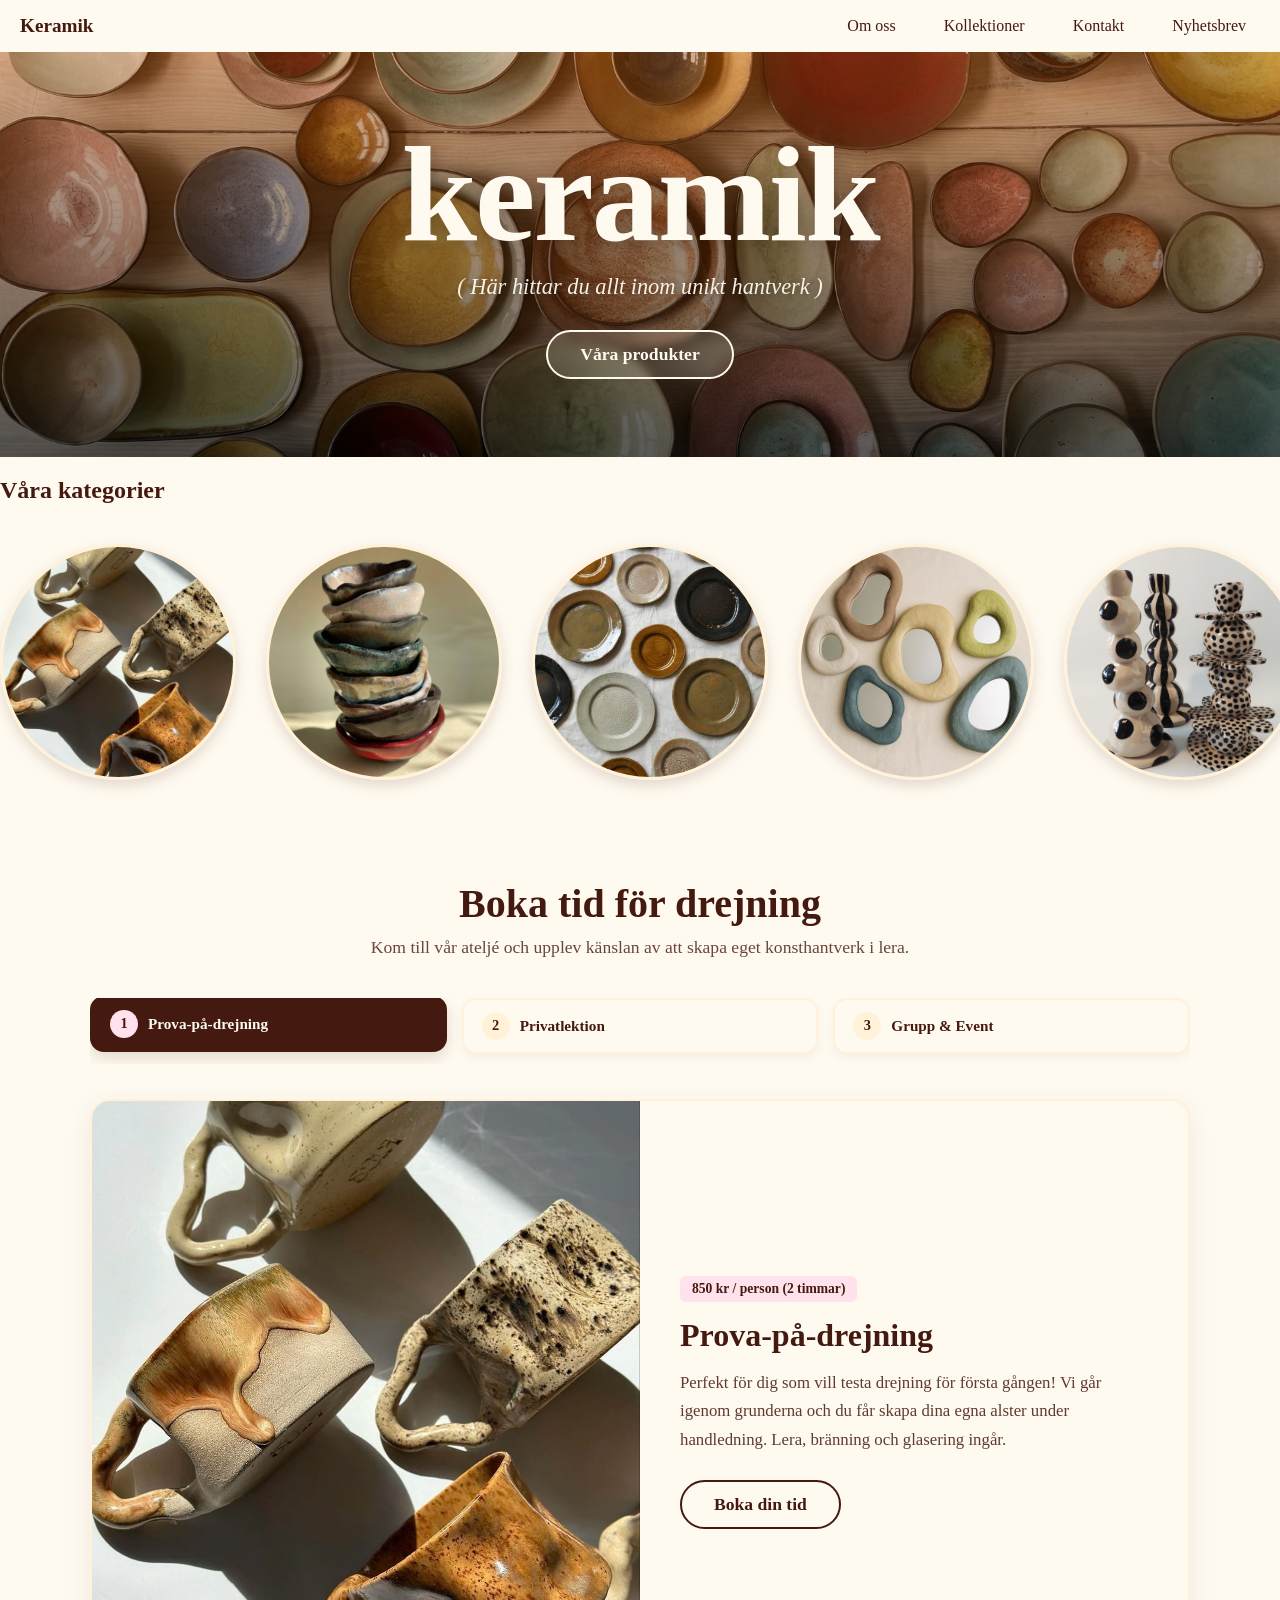
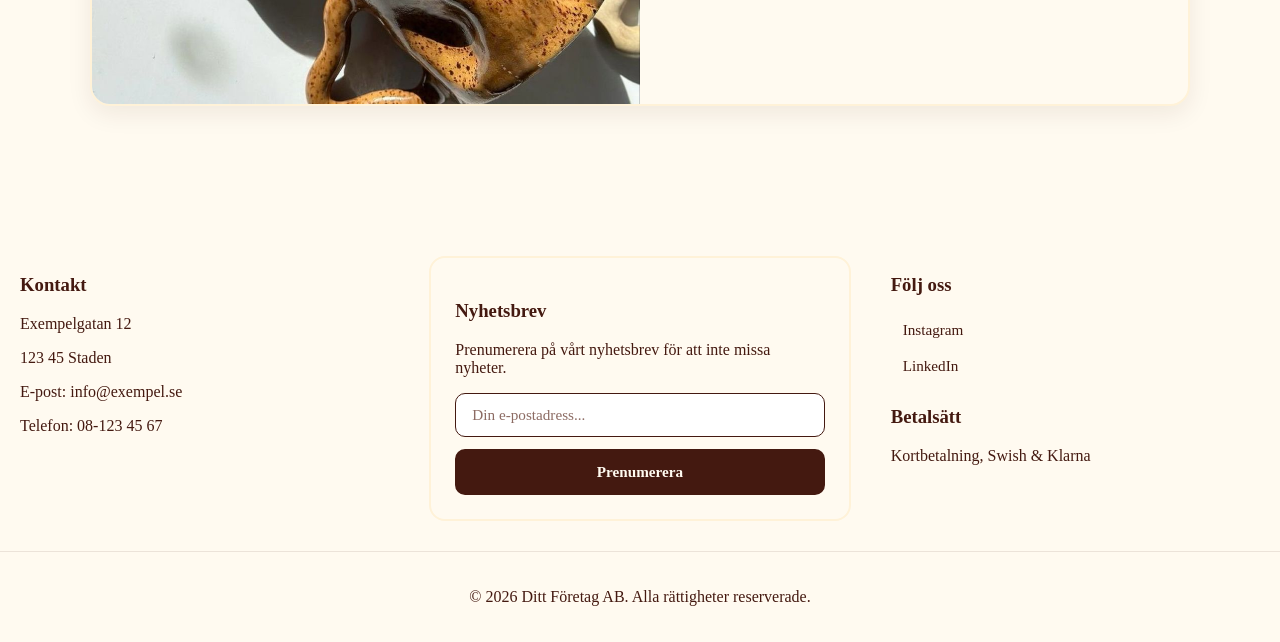
<file: index.html>
<!doctype html>
<html lang="sv">
  <head>
    <meta charset="UTF-8" />
    <meta name="viewport" content="width=device-width, initial-scale=1.0" />
    <title>Keramik & Inredning</title>
    <link rel="stylesheet" href="style.css" />
  </head>
  <body>
    <nav class="navbar">
      <a href="index.html" class="nav-logo">Keramik</a>

      <!-- Hamburgerknapp -->
      <button class="menu-toggle" id="mobile-menu" aria-label="Öppna meny">
        <span></span>
        <span></span>
        <span></span>
      </button>

      <ul class="nav-links">
        <li><a href="about.html">Om oss</a></li>
        <li><a href="collection.html">Kollektioner</a></li>
        <li><a href="contact.html">Kontakt</a></li>
        <li><a href="#Nyhetsbrev">Nyhetsbrev</a></li>
      </ul>
    </nav>

    <header class="hero-header">
      <img
        src="Images/Header.jpg"
        alt="Tallrikar i keramik"
        class="hero-image"
      />
      <div class="hero-overlay"></div>

      <div class="hero-content">
        <h1 class="hero-title">Keramik</h1>
        <p class="hero-subtitle">( Här hittar du allt inom unikt hantverk )</p>

        <a href="collection.html" class="hero-btn">Våra produkter</a>
      </div>
    </header>

    <h2>Våra kategorier</h2>
    <div class="kategori-rad">
      <div class="kategori-item">
        <img src="Images/Koppar.jpg" alt="Koppar" />
        <div class="kategori-text">Koppar</div>
      </div>
      <div class="kategori-item">
        <img src="Images/Skålar.jpg" alt="Skålar" />
        <div class="kategori-text">Skålar</div>
      </div>
      <div class="kategori-item">
        <img src="Images/Tallrikar.jpg" alt="Tallrikar" />
        <div class="kategori-text">Tallrikar</div>
      </div>
      <div class="kategori-item">
        <img src="Images/Speglar.jpg" alt="Speglar" />
        <div class="kategori-text">Speglar</div>
      </div>
      <div class="kategori-item">
        <img src="Images/Ljusstakar.jpg" alt="Ljusstakar" />
        <div class="kategori-text">Ljusstakar</div>
      </div>
      <div class="kategori-item">
        <img src="Images/ringfat.jpg" alt="ringfat" />
        <div class="kategori-text">Ringfat</div>
      </div>
      <div class="kategori-item">
        <img src="Images/Magneter.jpg" alt="magneter" />
        <div class="kategori-text">Magneter</div>
      </div>
      <div class="kategori-item">
        <img src="Images/doftljus.jpg" alt="doftljus" />
        <div class="kategori-text">Doftljus</div>
      </div>
      <div class="kategori-item">
        <img src="Images/Takeaway.jpg" alt="takeaway" />
        <div class="kategori-text">Takeaway</div>
      </div>
    </div>

    <!-- ==========================================
   === BÖRJAR: Boka tid för Drejning ===
   ========================================== -->
    <section class="process-section">
      <div class="process-header">
        <h2>Boka tid för drejning</h2>
        <p>
          Kom till vår ateljé och upplev känslan av att skapa eget konsthantverk
          i lera.
        </p>
      </div>

      <div class="process-container">
        <!-- Alternativ-knappar -->
        <div class="process-steps">
          <button class="step-btn active" onclick="switchBooking(0)">
            <span class="step-number">1</span>
            <span class="step-label">Prova-på-drejning</span>
          </button>
          <button class="step-btn" onclick="switchBooking(1)">
            <span class="step-number">2</span>
            <span class="step-label">Privatlektion</span>
          </button>
          <button class="step-btn" onclick="switchBooking(2)">
            <span class="step-number">3</span>
            <span class="step-label">Grupp & Event</span>
          </button>
        </div>

        <!-- Innehållsbox -->
        <div class="process-content-box">
          <div class="process-image-wrapper">
            <img
              id="bookingImg"
              src="Images/Koppar.jpg"
              alt="Drejning i ateljén"
              class="process-img"
            />
          </div>
          <div class="process-text-wrapper">
            <span id="bookingPriceTag" class="process-tag"
              >850 kr / person (2 timmar)</span
            >
            <h3 id="bookingTitle">Prova-på-drejning</h3>
            <p id="bookingDesc">
              Perfekt för dig som vill testa drejning för första gången! Vi går
              igenom grunderna och du får skapa dina egna alster under
              handledning. Lera, bränning och glasering ingår.
            </p>
            <div style="margin-top: 25px">
              <a
                href="contact.html"
                class="hero-btn"
                style="
                  color: #441910;
                  border-color: #441910;
                  background-color: transparent;
                "
                >Boka din tid</a
              >
            </div>
          </div>
        </div>
      </div>
    </section>
    <!-- ==========================================
   === SLUTAR: Boka tid för Drejning ===
   ========================================== -->

    <footer>
      <div class="footer-row">
        <!-- Kontakt -->
        <div class="footer-section">
          <h3>Kontakt</h3>
          <p>Exempelgatan 12</p>
          <p>123 45 Staden</p>
          <p>E-post: info@exempel.se</p>
          <p>Telefon: 08-123 45 67</p>
        </div>

        <!-- Nyhetsbrev -->
        <div class="footer-section" id="Nyhetsbrev">
          <h3>Nyhetsbrev</h3>
          <p>Prenumerera på vårt nyhetsbrev för att inte missa nyheter.</p>
          <form id="newsletterForm">
            <input
              type="email"
              id="emailInput"
              placeholder="Din e-postadress..."
              required
            />
            <button type="submit">Prenumerera</button>
          </form>
          <div id="thank-you-msg">Tack för din prenumeration! 🎉</div>
        </div>

        <!-- Följ oss & Betalsätt -->
        <div class="footer-section">
          <h3>Följ oss</h3>
          <div class="footer-social">
            <a
              href="https://instagram.com"
              target="_blank"
              rel="noopener noreferrer"
              >Instagram</a
            >
            <a
              href="https://linkedin.com"
              target="_blank"
              rel="noopener noreferrer"
              >LinkedIn</a
            >
          </div>
          <h3 style="margin-top: 25px">Betalsätt</h3>
          <p>Kortbetalning, Swish & Klarna</p>
        </div>
      </div>

      <div class="footer-bottom">
        <p>&copy; 2026 Ditt Företag AB. Alla rättigheter reserverade.</p>
      </div>
    </footer>

    <script src="script.js"></script>
  </body>
</html>
</file>
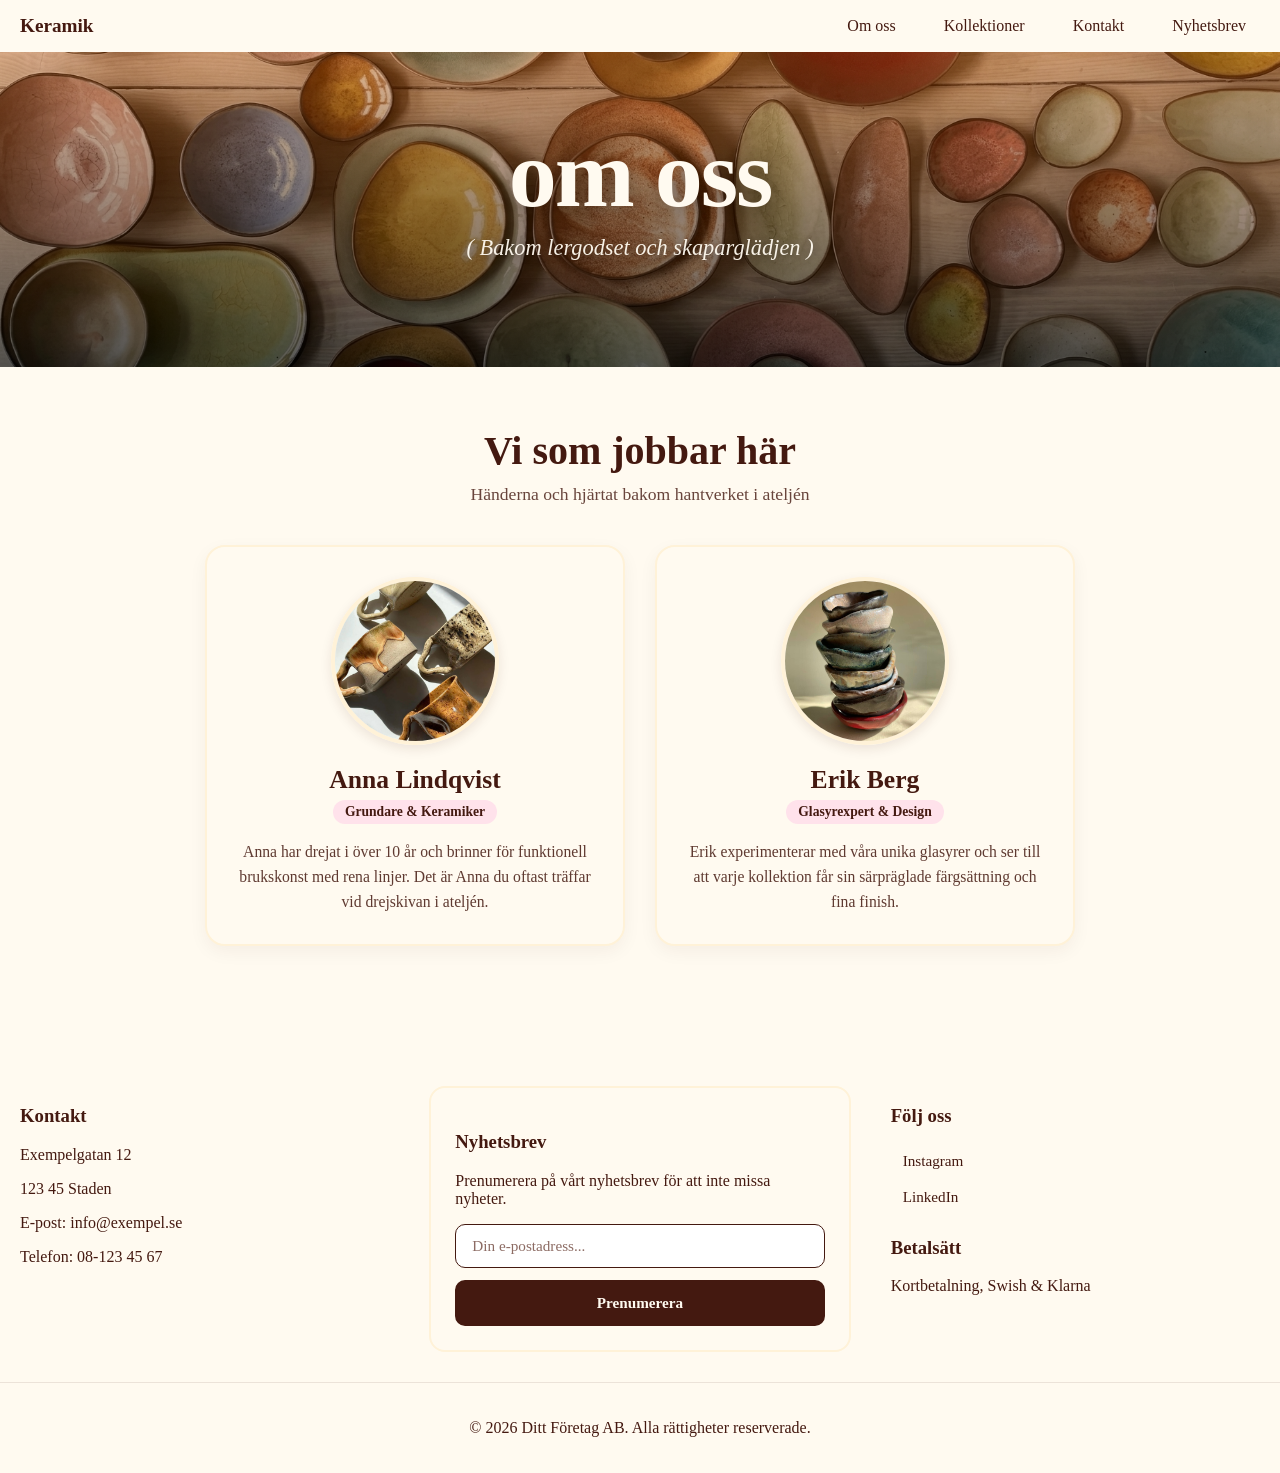
<file: about.html>
<!doctype html>
<html lang="sv">
  <head>
    <meta charset="UTF-8" />
    <meta name="viewport" content="width=device-width, initial-scale=1.0" />
    <title>Om oss - Keramik & Inredning</title>
    <link rel="stylesheet" href="style.css" />
  </head>
  <body>
    <nav class="navbar">
      <a href="index.html" class="nav-logo">Keramik</a>

      <!-- Hamburgerknapp -->
      <button class="menu-toggle" id="mobile-menu" aria-label="Öppna meny">
        <span></span>
        <span></span>
        <span></span>
      </button>

      <ul class="nav-links">
        <li><a href="about.html">Om oss</a></li>
        <li><a href="collection.html">Kollektioner</a></li>
        <li><a href="contact.html">Kontakt</a></li>
        <li><a href="#Nyhetsbrev">Nyhetsbrev</a></li>
      </ul>
    </nav>

    <!-- OM OSS HERO -->
    <header class="hero-header" style="height: 35vh; min-height: 280px">
      <img src="Images/Header.jpg" alt="Ateljén" class="hero-image" />
      <div class="hero-overlay"></div>
      <div class="hero-content">
        <h1 class="hero-title" style="font-size: clamp(3rem, 8vw, 6rem)">
          om oss
        </h1>
        <p class="hero-subtitle">( Bakom lergodset och skaparglädjen )</p>
      </div>
    </header>

    <!-- ==========================================
   === BÖRJAR: Vi som jobbar här ===
   ========================================== -->
    <section class="team-section">
      <div class="team-header">
        <h2>Vi som jobbar här</h2>
        <p>Händerna och hjärtat bakom hantverket i ateljén</p>
      </div>

      <div class="team-grid">
        <!-- Person 1 -->
        <div class="team-card">
          <div class="team-image-wrapper">
            <img
              src="Images/Koppar.jpg"
              alt="Grundare & Keramiker"
              class="team-img"
            />
          </div>
          <div class="team-info">
            <h3>Anna Lindqvist</h3>
            <span class="team-role">Grundare & Keramiker</span>
            <p>
              Anna har drejat i över 10 år och brinner för funktionell
              brukskonst med rena linjer. Det är Anna du oftast träffar vid
              drejskivan i ateljén.
            </p>
          </div>
        </div>

        <!-- Person 2 -->
        <div class="team-card">
          <div class="team-image-wrapper">
            <img
              src="Images/Skålar.jpg"
              alt="Glasyrexpert & Design"
              class="team-img"
            />
          </div>
          <div class="team-info">
            <h3>Erik Berg</h3>
            <span class="team-role">Glasyrexpert & Design</span>
            <p>
              Erik experimenterar med våra unika glasyrer och ser till att varje
              kollektion får sin särpräglade färgsättning och fina finish.
            </p>
          </div>
        </div>
      </div>
    </section>
    <!-- ==========================================
   === SLUTAR: Vi som jobbar här ===
   ========================================== -->

    <footer>
      <div class="footer-row">
        <!-- Kontakt -->
        <div class="footer-section">
          <h3>Kontakt</h3>
          <p>Exempelgatan 12</p>
          <p>123 45 Staden</p>
          <p>E-post: info@exempel.se</p>
          <p>Telefon: 08-123 45 67</p>
        </div>

        <!-- Nyhetsbrev -->
        <div class="footer-section" id="Nyhetsbrev">
          <h3>Nyhetsbrev</h3>
          <p>Prenumerera på vårt nyhetsbrev för att inte missa nyheter.</p>
          <form id="newsletterForm">
            <input
              type="email"
              id="emailInput"
              placeholder="Din e-postadress..."
              required
            />
            <button type="submit">Prenumerera</button>
          </form>
          <div id="thank-you-msg">Tack för din prenumeration! 🎉</div>
        </div>

        <!-- Följ oss & Betalsätt -->
        <div class="footer-section">
          <h3>Följ oss</h3>
          <div class="footer-social">
            <a
              href="https://instagram.com"
              target="_blank"
              rel="noopener noreferrer"
              >Instagram</a
            >
            <a
              href="https://linkedin.com"
              target="_blank"
              rel="noopener noreferrer"
              >LinkedIn</a
            >
          </div>
          <h3 style="margin-top: 25px">Betalsätt</h3>
          <p>Kortbetalning, Swish & Klarna</p>
        </div>
      </div>

      <div class="footer-bottom">
        <p>&copy; 2026 Ditt Företag AB. Alla rättigheter reserverade.</p>
      </div>
    </footer>

    <script src="script.js"></script>
  </body>
</html>
</file>
<file: style.css>
/* ==========================================
   === BÖRJAR: Grundinställningar (Body & HTML) ===
   ========================================== */
body {
  background-color: #fffaf0;
  color: #441910;
  margin: 0;
  font-family: inherit;
}

html {
  scroll-behavior: smooth;
}
/* ==========================================
   === SLUTAR: Grundinställningar ===
   ========================================== */

/* ==========================================
   === BÖRJAR: Navigering (Huvudmeny & Logga) ===
   ========================================== */
.navbar {
  display: flex;
  justify-content: space-between;
  align-items: center;
  padding: 15px 20px;
  background-color: #fffaf0;
  position: relative;
}

.nav-logo {
  font-weight: bold;
  font-size: 1.2rem;
  text-decoration: none;
  color: #441910;
}

.nav-links {
  display: flex;
  list-style: none;
  gap: 20px;
  margin: 0;
  padding: 0;
}

.nav-links a {
  text-decoration: none;
  color: #441910;
  font-family: inherit;
  padding: 8px 14px;
  border-radius: 8px;
  transition: background-color 0.2s ease;
}

.nav-links a:hover {
  background-color: #ffe2eb; /* Ljusrosa färg vid hover */
}
/* ==========================================
   === SLUTAR: Navigering ===
   ========================================== */

/* ==========================================
   === BÖRJAR: Hamburgerknapp (Mobilmeny) ===
   ========================================== */
.menu-toggle {
  display: none;
  background: none;
  border: none;
  cursor: pointer;
  flex-direction: column;
  gap: 5px;
}

.menu-toggle span {
  width: 25px;
  height: 3px;
  background-color: #441910;
  border-radius: 2px;
}
/* ==========================================
   === SLUTAR: Hamburgerknapp ===
   ========================================== */

/* ==========================================
   === BÖRJAR: Stor Overlay-Header ===
   ========================================== */
.hero-header {
  position: relative;
  width: 100%;
  height: 45vh; /* Lägre höjd på skärmar */
  min-height: 320px; /* Sätter lägre minimigräns */
  display: flex;
  justify-content: center;
  align-items: center;
  overflow: hidden;
  box-sizing: border-box;
}

/* Bakgrundsbild */
.hero-image {
  position: absolute;
  top: 0;
  left: 0;
  width: 100%;
  height: 100%;
  object-fit: cover;
  z-index: 1;
}

/* Mörkt/varmt filter över bilden för god läsbarhet */
.hero-overlay {
  position: absolute;
  top: 0;
  left: 0;
  width: 100%;
  height: 100%;
  background: linear-gradient(
    180deg,
    rgba(177, 74, 0, 0.4) 0%,
    rgba(0, 0, 0, 0.65) 100%
  );
  z-index: 2;
}

/* Innehåll (text & knapp) placerat ovanpå bilden */
.hero-content {
  position: relative;
  z-index: 3;
  text-align: center;
  color: #fffaf0; /* Din ljusa/vita färg */
  padding: 0 20px;
  max-width: 1100px;
  width: 100%;
}

/* Mycket stor rubrik som tar upp stor del av ytan */
.hero-title {
  font-size: clamp(
    3.8rem,
    12vw,
    8.5rem
  ); /* Skalar mjukt upp till mycket stor text */
  color: #fffaf0; /* Vit/ljus färg */
  margin: 0;
  font-weight: 800;
  letter-spacing: -2px;
  line-height: 0.95;
  text-transform: lowercase; /* Valfritt: ger samma lekfulla stil som i inspirationen */
  text-shadow: 0 4px 20px rgba(0, 0, 0, 0.3);
}

/* Underrubrik */
.hero-subtitle {
  font-size: clamp(1rem, 2.5vw, 1.4rem);
  color: #fffaf0;
  margin: 15px 0 30px 0;
  font-style: italic;
  opacity: 0.95;
  text-shadow: 0 2px 10px rgba(0, 0, 0, 0.3);
}

/* Enskild knapp "Våra produkter" */
.hero-btn {
  display: inline-block;
  text-decoration: none;
  color: #fffaf0;
  border: 2px solid #fffaf0;
  background-color: rgba(255, 250, 240, 0.15);
  padding: 12px 32px;
  border-radius: 50px; /* Pillerformad */
  font-size: 1.1rem;
  font-weight: 600;
  backdrop-filter: blur(4px);
  transition: all 0.3s ease;
}

.hero-btn:hover {
  background-color: #fffaf0;
  color: #441910; /* Skiftar till mörkbrun vid hover */
  transform: translateY(-2px);
  box-shadow: 0 6px 20px rgba(0, 0, 0, 0.25);
}

/* Mobilanpassning */
@media (max-width: 768px) {
  .hero-header {
    height: 65vh;
  }

  .hero-btn {
    padding: 10px 24px;
    font-size: 0.95rem;
  }
}
/* ==========================================
   === SLUTAR: Stor Overlay-Header ===
   ========================================== */

/* ==========================================
   === BÖRJAR: Kategorier (Större runda karusell-cirklar & blur-effekt) ===
   ========================================== */
.kategori-rad {
  display: flex;
  gap: 30px; /* Lite större avstånd mellan cirklarna */
  overflow-x: auto; /* Gör så att man kan scrolla i sidled */
  scroll-snap-type: x mandatory; /* Gör att bilderna "snäpper fast" snyggt */
  scroll-behavior: smooth; /* Mjuk scrollning */
  padding: 20px 10px 30px 10px; /* Luft runt om så skuggor inte klipps */
  -webkit-overflow-scrolling: touch;
}

/* Snygg scrollbar */
.kategori-rad::-webkit-scrollbar {
  height: 8px;
}

.kategori-rad::-webkit-scrollbar-track {
  background: #fff2d8;
  border-radius: 4px;
}

.kategori-rad::-webkit-scrollbar-thumb {
  background: #441910;
  border-radius: 4px;
}

/* Omslutande cirkel för bild och text (större storlek) */
.kategori-item {
  position: relative;
  width: 230px; /* Ökad storlek för att få plats med ca 5 st i bredd */
  height: 230px; /* Ökad höjd för perfekt cirkel */
  border-radius: 50%;
  overflow: hidden; /* Ser till att inget sticker utanför cirkeln */
  flex-shrink: 0; /* Hindrar elementet från att krympa */
  scroll-snap-align: start;
  box-shadow: 0 6px 14px rgba(68, 25, 16, 0.15);
  border: 3.5px solid #fff2d8; /* Ljus snygg ram runt cirklarna */
  transition:
    border-color 0.2s ease,
    transform 0.2s ease;
}

.kategori-item:hover {
  border-color: #ffe2eb; /* Rosa ram-detalj vid hover */
  transform: scale(1.03);
}

/* Själv bilden */
.kategori-item img {
  width: 100%;
  height: 100%;
  object-fit: cover;
  display: block;
  transition:
    filter 0.3s ease,
    transform 0.3s ease;
}

/* Texten som ligger dold som standard */
.kategori-text {
  position: absolute;
  top: 0;
  left: 0;
  width: 100%;
  height: 100%;
  display: flex;
  justify-content: center;
  align-items: center;
  color: #fffaf0; /* Ljus textfärg från din palett */
  font-family: inherit; /* Använder samma typsnitt som resten av hemsidan */
  font-size: 1.3rem; /* Något större text i de större cirklarna */
  font-weight: bold;
  background-color: transparent; /* Ingen toning – endast blurrig bild */
  text-shadow: 0 2px 8px rgba(68, 25, 16, 0.85); /* Tydlig skugga för läsbarhet */
  opacity: 0; /* Osynlig från början */
  transition: opacity 0.3s ease;
  text-align: center;
  z-index: 2; /* Ser till att texten hamnar ovanför bilden */
}

/* Vad som händer vid hover på cirkeln */
.kategori-item:hover img {
  filter: blur(5px); /* Gör endast bilden blurrig */
  transform: scale(1.05); /* Liten mjuk zoom på bilden */
}

.kategori-item:hover .kategori-text {
  opacity: 1; /* Tonar fram texten */
}
/* ==========================================
   === SLUTAR: Kategorier ===
   ========================================== */
/* ==========================================
   === BÖRJAR: Process-sektion CSS ===
   ========================================== */
.process-section {
  padding: 70px 20px;
  max-width: 1100px;
  margin: 0 auto;
}

.process-header {
  text-align: center;
  margin-bottom: 40px;
}

.process-header h2 {
  font-size: 2.5rem;
  color: #441910;
  margin: 0 0 10px 0;
}

.process-header p {
  color: #441910;
  opacity: 0.8;
  font-size: 1.1rem;
  margin: 0;
}

/* Stepper / Knappar */
.process-steps {
  display: flex;
  justify-content: space-between;
  gap: 15px;
  margin-bottom: 35px;
  overflow-x: auto;
  padding-bottom: 10px;
}

.step-btn {
  background-color: #fffaf0;
  border: 2px solid #fff2d8;
  color: #441910;
  padding: 12px 18px;
  border-radius: 14px;
  cursor: pointer;
  display: flex;
  align-items: center;
  gap: 10px;
  font-family: inherit;
  font-weight: 600;
  flex: 1;
  min-width: 180px;
  transition: all 0.3s ease;
  box-shadow: 0 4px 10px rgba(68, 25, 16, 0.05);
}

.step-number {
  background-color: #fff2d8;
  color: #441910;
  width: 28px;
  height: 28px;
  border-radius: 50%;
  display: flex;
  justify-content: center;
  align-items: center;
  font-size: 0.9rem;
  font-weight: bold;
  flex-shrink: 0;
  transition: all 0.3s ease;
}

.step-label {
  font-size: 0.95rem;
  white-space: nowrap;
}

/* Hover & Aktivt steg */
.step-btn:hover {
  border-color: #ffe2eb;
  background-color: #fff8f0;
}

.step-btn.active {
  background-color: #441910;
  color: #fffaf0;
  border-color: #441910;
  transform: translateY(-2px);
  box-shadow: 0 6px 15px rgba(68, 25, 16, 0.15);
}

.step-btn.active .step-number {
  background-color: #ffe2eb;
  color: #441910;
}

/* Innehållsbox (Bild + Text) */
.process-content-box {
  display: flex;
  background-color: #fffaf0;
  border: 2px solid #fff2d8;
  border-radius: 20px;
  overflow: hidden;
  box-shadow: 0 8px 24px rgba(68, 25, 16, 0.08);
  align-items: stretch;
}

.process-image-wrapper {
  width: 50%;
  min-height: 350px;
  overflow: hidden;
  background-color: #fff2d8;
}

.process-img {
  width: 100%;
  height: 100%;
  object-fit: cover;
  display: block;
  transition:
    opacity 0.4s ease,
    transform 0.4s ease;
}

/* Textdel */
.process-text-wrapper {
  width: 50%;
  padding: 40px;
  display: flex;
  flex-direction: column;
  justify-content: center;
  box-sizing: border-box;
}

.process-tag {
  display: inline-block;
  background-color: #ffe2eb;
  color: #441910;
  font-size: 0.85rem;
  font-weight: bold;
  padding: 5px 12px;
  border-radius: 6px;
  width: fit-content;
  margin-bottom: 15px;
}

.process-text-wrapper h3 {
  font-size: 2rem;
  color: #441910;
  margin: 0 0 15px 0;
}

.process-text-wrapper p {
  color: #441910;
  opacity: 0.85;
  font-size: 1.05rem;
  line-height: 1.7;
  margin: 0;
}

/* Animation vid byte */
.fade-in {
  animation: fadeInEffect 0.4s ease;
}

@keyframes fadeInEffect {
  from {
    opacity: 0;
    transform: translateY(5px);
  }
  to {
    opacity: 1;
    transform: translateY(0);
  }
}

/* Mobilanpassning */
@media (max-width: 768px) {
  .process-content-box {
    flex-direction: column;
  }
  .process-image-wrapper,
  .process-text-wrapper {
    width: 100%;
  }
  .process-image-wrapper {
    min-height: 250px;
  }
  .process-text-wrapper {
    padding: 25px;
  }
}
/* ==========================================
   === SLUTAR: Process-sektion CSS ===
   ========================================== */
/* ==========================================
   === BÖRJAR: Footer & Layout ===
   ========================================== */
footer {
  margin-top: 60px;
  background-color: #fffaf0;
}

.footer-row {
  display: flex;
  justify-content: space-between;
  align-items: flex-start;
  gap: 40px;
  flex-wrap: wrap;
  margin-bottom: 30px;
  padding: 20px 20px 0 20px;
}

.footer-row .footer-section {
  flex: 1;
  min-width: 250px;
}

.footer-bottom {
  text-align: center;
  padding: 20px;
  border-top: 1px solid rgba(68, 25, 16, 0.1);
  margin-top: 20px;
}

#thank-you-msg {
  display: none;
  color: #2ecc71;
  font-weight: bold;
  margin-top: 10px;
}
/* ==========================================
   === SLUTAR: Footer ===
   ========================================== */

/* ==========================================
   === BÖRJAR: Nyhetsbrev (Box, e-postfält & knapp) ===
   ========================================== */
#Nyhetsbrev {
  background-color: #fffaf0;
  padding: 24px;
  border-radius: 16px;
  border: 2px solid #fff2d8;
}

#newsletterForm {
  display: flex;
  flex-direction: column;
  gap: 12px;
  margin-top: 15px;
}

#emailInput {
  padding: 12px 16px;
  border: 1.5px solid #441910;
  border-radius: 10px;
  background-color: #ffffff;
  color: #441910;
  font-size: 0.95rem;
  font-family: inherit;
  outline: none;
  transition: all 0.2s ease;
}

#emailInput::placeholder {
  color: #8c6b63;
}

#emailInput:hover {
  background-color: #ffe2eb;
}

#emailInput:focus {
  background-color: #ffffff;
  border-color: #441910;
  box-shadow: 0 0 0 3px rgba(68, 25, 16, 0.15);
}

#newsletterForm button {
  padding: 12px 20px;
  background-color: #441910;
  color: #fffaf0;
  border: 2px solid #441910;
  border-radius: 10px;
  font-size: 0.95rem;
  font-weight: 600;
  font-family: inherit;
  cursor: pointer;
  transition: all 0.2s ease;
}

#newsletterForm button:hover {
  background-color: #ffe2eb;
  color: #441910;
}

#newsletterForm button:active {
  transform: scale(0.98);
}
/* ==========================================
   === SLUTAR: Nyhetsbrev ===
   ========================================== */

/* ==========================================
   === BÖRJAR: Sociala medier & Betalsätt (Footer) ===
   ========================================== */
.footer-social {
  display: flex;
  flex-direction: column;
  gap: 6px;
  margin-top: 10px;
  align-items: flex-start;
}

.footer-social a {
  text-decoration: none;
  color: #441910;
  font-family: inherit;
  padding: 6px 12px;
  border-radius: 8px;
  transition: background-color 0.2s ease;
  display: inline-flex;
  align-items: center;
  gap: 8px;
  font-size: 0.95rem;
}

.footer-social a:hover {
  background-color: #ffe2eb;
}

.footer-payments {
  display: flex;
  gap: 15px;
  margin-top: 10px;
  font-size: 1.6rem;
  color: #441910;
  align-items: center;
}
/* ==========================================
   === SLUTAR: Sociala medier & Betalsätt ===
   ========================================== */

/* ==========================================
   === BÖRJAR: Mobilanpassning (Responsiv design) ===
   ========================================== */
@media (max-width: 768px) {
  .menu-toggle {
    display: flex;
  }

  .nav-links {
    display: none;
    flex-direction: column;
    position: absolute;
    top: 100%;
    left: 0;
    width: 100%;
    background-color: #fcf4d2;
    padding: 20px;
    box-shadow: 0 4px 6px rgba(0, 0, 0, 0.1);
    gap: 15px;
  }

  .nav-links.active {
    display: flex;
  }
}
/* ==========================================
   === SLUTAR: Mobilanpassning ===
   ========================================== */

/* about.html ==========================================
   === BÖRJAR: Vi som jobbar här (Team) ===
   ========================================== */
.team-section {
  padding: 60px 20px;
  max-width: 1000px;
  margin: 0 auto;
}

.team-header {
  text-align: center;
  margin-bottom: 40px;
}

.team-header h2 {
  font-size: 2.5rem;
  color: #441910;
  margin: 0 0 10px 0;
}

.team-header p {
  color: #441910;
  opacity: 0.8;
  font-size: 1.1rem;
  margin: 0;
}

.team-grid {
  display: flex;
  justify-content: center;
  gap: 30px;
  flex-wrap: wrap;
}

.team-card {
  background-color: #fffaf0;
  border: 2px solid #fff2d8;
  border-radius: 20px;
  padding: 30px 25px;
  width: 100%;
  max-width: 420px;
  box-sizing: border-box;
  display: flex;
  flex-direction: column;
  align-items: center;
  text-align: center;
  box-shadow: 0 6px 18px rgba(68, 25, 16, 0.05);
  transition:
    transform 0.3s ease,
    border-color 0.3s ease,
    box-shadow 0.3s ease;
}

.team-card:hover {
  transform: translateY(-5px);
  border-color: #ffe2eb;
  box-shadow: 0 10px 25px rgba(68, 25, 16, 0.1);
}

.team-image-wrapper {
  width: 160px;
  height: 160px;
  border-radius: 50%;
  overflow: hidden;
  border: 4px solid #fff2d8;
  margin-bottom: 20px;
  box-shadow: 0 4px 12px rgba(68, 25, 16, 0.1);
}

.team-img {
  width: 100%;
  height: 100%;
  object-fit: cover;
  display: block;
}

.team-info h3 {
  font-size: 1.6rem;
  color: #441910;
  margin: 0 0 5px 0;
}

.team-role {
  display: inline-block;
  background-color: #ffe2eb;
  color: #441910;
  font-size: 0.85rem;
  font-weight: bold;
  padding: 4px 12px;
  border-radius: 20px;
  margin-bottom: 15px;
}

.team-info p {
  color: #441910;
  opacity: 0.85;
  font-size: 0.98rem;
  line-height: 1.6;
  margin: 0;
}

/* Mobilanpassning */
@media (max-width: 768px) {
  .team-grid {
    flex-direction: column;
    align-items: center;
  }
}
/* ==========================================
   === SLUTAR: Vi som jobbar här ===
   ========================================== */
</file>
